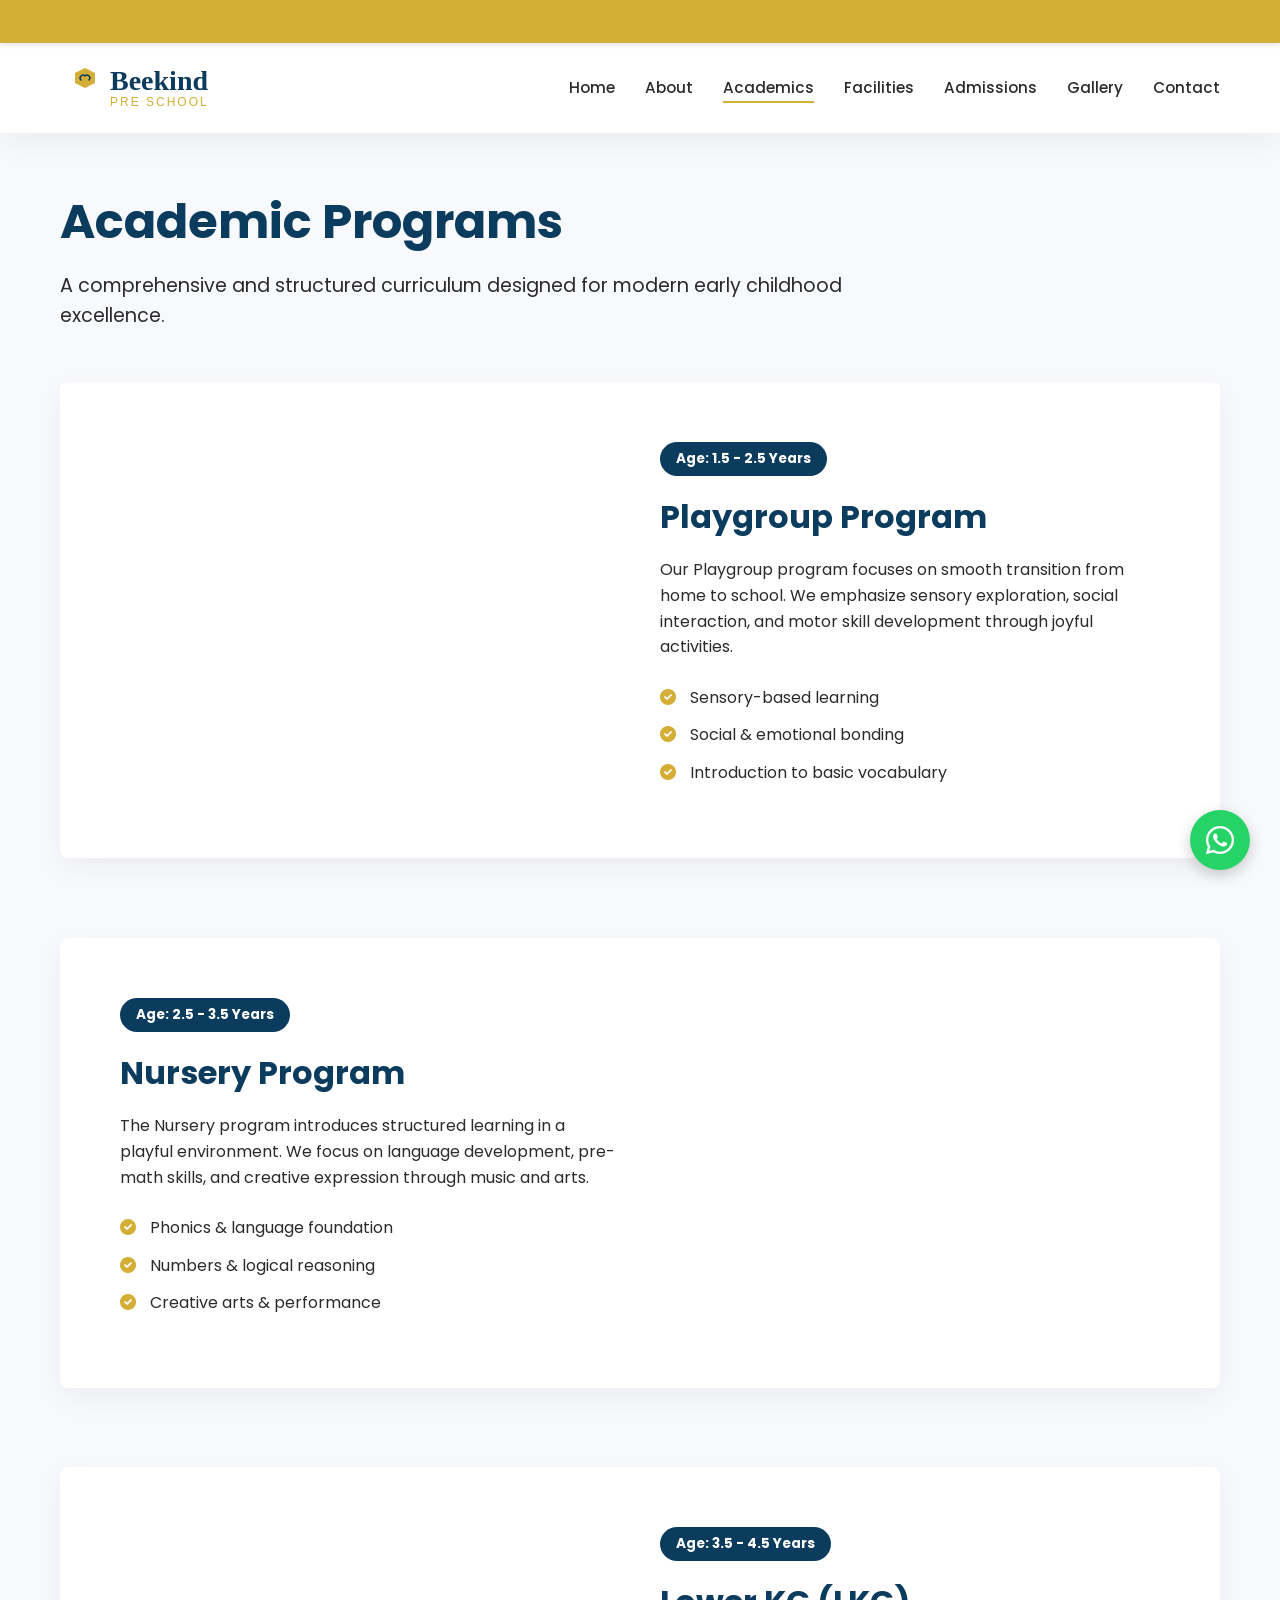
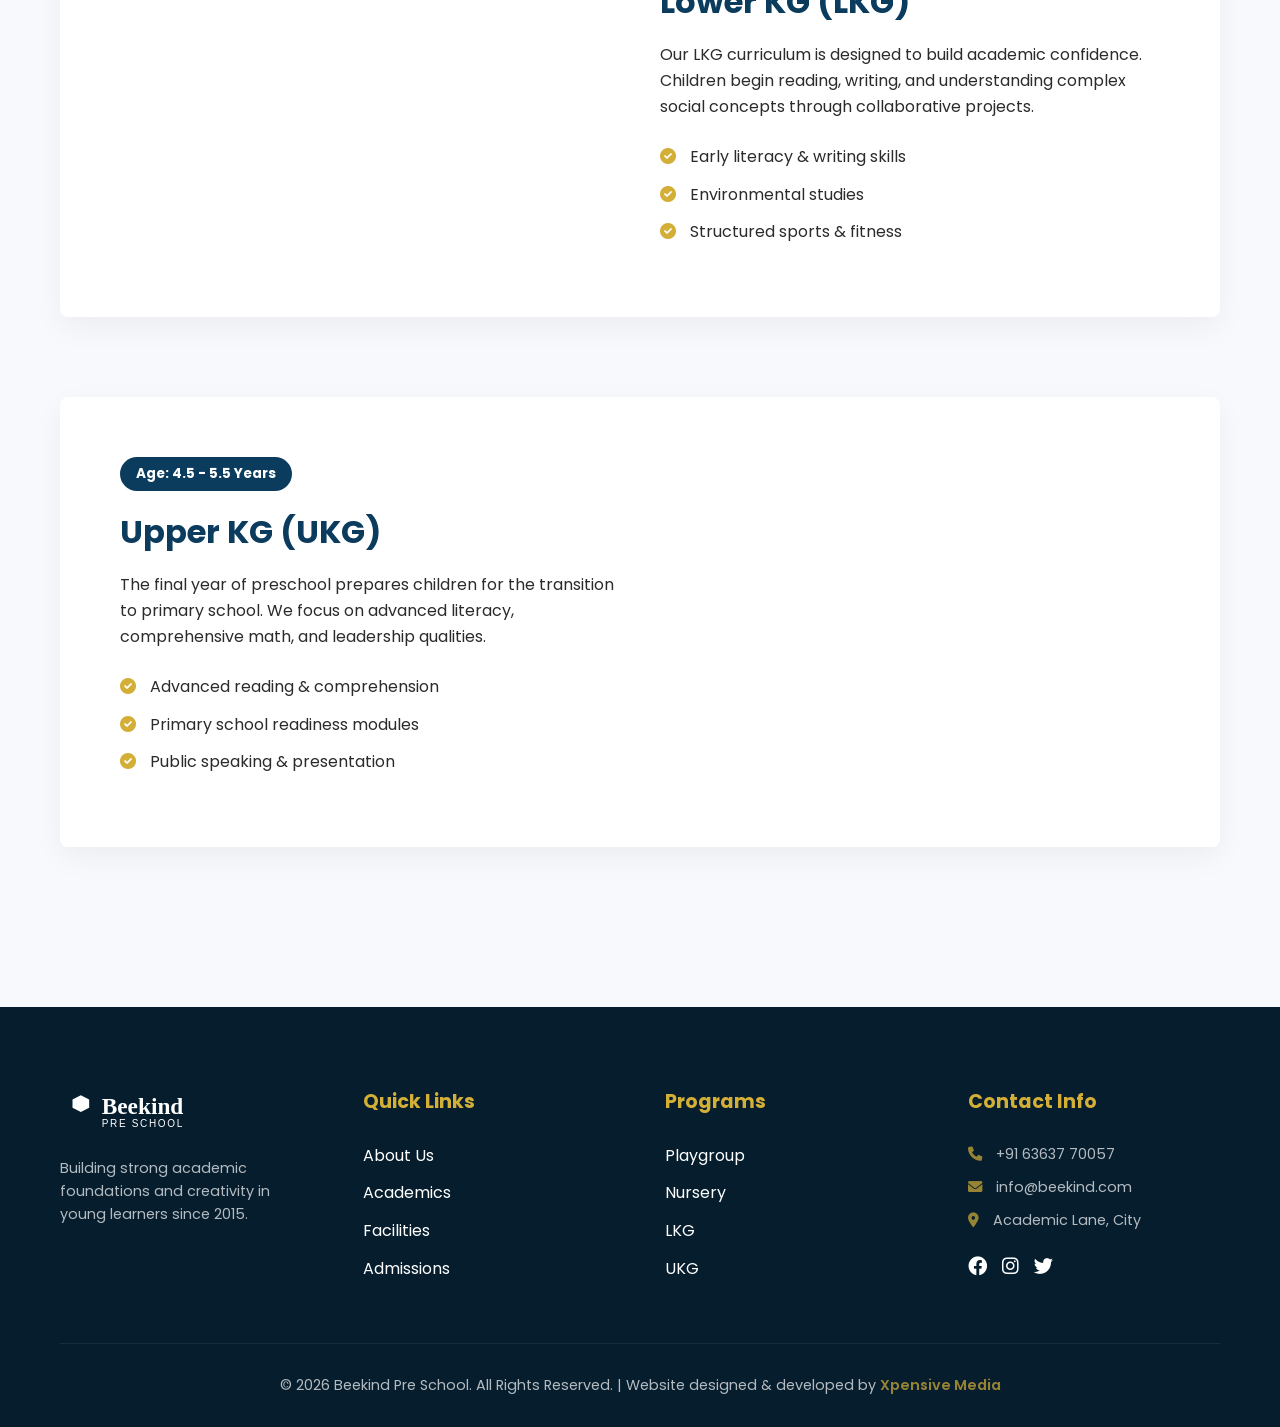
<file: academics.html>
<!DOCTYPE html>
<html lang="en">
<head>
    <meta charset="UTF-8">
    <meta name="viewport" content="width=device-width, initial-scale=1.0">
    <title>Academics | Beekind Pre School</title>
    <link href="https://fonts.googleapis.com/css2?family=Poppins:wght@400;500;600;700&family=Inter:wght@400;500;600;700&display=swap" rel="stylesheet">
    <link rel="stylesheet" href="https://cdnjs.cloudflare.com/ajax/libs/font-awesome/6.0.0/css/all.min.css">
    <link rel="stylesheet" href="css/style.css">
    <!-- Favicon -->
    <link rel="icon" type="image/svg+xml" href="assets/favicon.svg">
    <style>
        .program-block {
            margin-bottom: 80px;
            background: white;
            border-radius: var(--border-radius);
            overflow: hidden;
            box-shadow: var(--shadow-soft);
            display: flex;
            align-items: center;
        }
        .program-img {
            flex: 1;
            height: 400px;
            background-size: cover;
            background-position: center;
        }
        .program-content {
            flex: 1;
            padding: 60px;
        }
        @media (max-width: 992px) {
            .program-block {
                flex-direction: column;
            }
            .program-img {
                width: 100%;
                height: 300px;
            }
        }
    </style>
</head>
<body>
    <!-- Announcement Bar -->
    <div class="announcement-bar">
        <div class="announcement-text">
            ✨ Admissions Open for 2026–27! Join Beekind Pre School today. 🎒 Early Bird registrations closing soon! 🖌️ Enroll your child for a brighter future. ✨
        </div>
    </div>
    <header>
        <div class="container nav-container">
            <a href="index.html" class="logo">
                <img src="assets/logo.svg" alt="Beekind Pre School Logo">
            </a>
            <ul class="nav-links">
                <li><a href="index.html">Home</a></li>
                <li><a href="about.html">About</a></li>
                <li><a href="academics.html" class="active">Academics</a></li>
                <li><a href="facilities.html">Facilities</a></li>
                <li><a href="admissions.html">Admissions</a></li>
                <li><a href="gallery.html">Gallery</a></li>
                <li><a href="contact.html">Contact</a></li>
            </ul>
            <div class="mobile-toggle">
                <i class="fas fa-bars"></i>
            </div>
        </div>
    </header>

    <section class="section-padding bg-light" style="padding-top: 60px;">
        <div class="container">
            <h1 style="font-size: 3rem; margin-bottom: 20px;">Academic Programs</h1>
            <p style="font-size: 1.2rem; color: var(--text-light); max-width: 800px; margin-bottom: 50px;">A comprehensive and structured curriculum designed for modern early childhood excellence.</p>

            <!-- Playgroup -->
            <div id="playgroup" class="program-block">
                <div class="program-img" style="background-image: url('https://images.unsplash.com/photo-1544367567-0f2fcb009e0b?auto=format&fit=crop&w=800&q=80');"></div>
                <div class="program-content">
                    <span class="badge" style="background-color: var(--primary-color);">Age: 1.5 - 2.5 Years</span>
                    <h2>Playgroup Program</h2>
                    <p style="margin-bottom: 25px;">Our Playgroup program focuses on smooth transition from home to school. We emphasize sensory exploration, social interaction, and motor skill development through joyful activities.</p>
                    <ul class="footer-links" style="color: var(--text-color);">
                        <li><i class="fas fa-check-circle" style="color: var(--accent-color); margin-right: 10px;"></i> Sensory-based learning</li>
                        <li><i class="fas fa-check-circle" style="color: var(--accent-color); margin-right: 10px;"></i> Social & emotional bonding</li>
                        <li><i class="fas fa-check-circle" style="color: var(--accent-color); margin-right: 10px;"></i> Introduction to basic vocabulary</li>
                    </ul>
                </div>
            </div>

            <!-- Nursery -->
            <div id="nursery" class="program-block reverse">
                <div class="program-img" style="background-image: url('https://images.unsplash.com/photo-1509062522246-3755977927d7?auto=format&fit=crop&w=800&q=80');"></div>
                <div class="program-content">
                    <span class="badge" style="background-color: var(--primary-color);">Age: 2.5 - 3.5 Years</span>
                    <h2>Nursery Program</h2>
                    <p style="margin-bottom: 25px;">The Nursery program introduces structured learning in a playful environment. We focus on language development, pre-math skills, and creative expression through music and arts.</p>
                    <ul class="footer-links" style="color: var(--text-color);">
                        <li><i class="fas fa-check-circle" style="color: var(--accent-color); margin-right: 10px;"></i> Phonics & language foundation</li>
                        <li><i class="fas fa-check-circle" style="color: var(--accent-color); margin-right: 10px;"></i> Numbers & logical reasoning</li>
                        <li><i class="fas fa-check-circle" style="color: var(--accent-color); margin-right: 10px;"></i> Creative arts & performance</li>
                    </ul>
                </div>
            </div>

            <!-- LKG -->
            <div id="lkg" class="program-block">
                <div class="program-img" style="background-image: url('https://images.unsplash.com/photo-1524178232363-1fb2b075b655?auto=format&fit=crop&w=800&q=80');"></div>
                <div class="program-content">
                    <span class="badge" style="background-color: var(--primary-color);">Age: 3.5 - 4.5 Years</span>
                    <h2>Lower KG (LKG)</h2>
                    <p style="margin-bottom: 25px;">Our LKG curriculum is designed to build academic confidence. Children begin reading, writing, and understanding complex social concepts through collaborative projects.</p>
                    <ul class="footer-links" style="color: var(--text-color);">
                        <li><i class="fas fa-check-circle" style="color: var(--accent-color); margin-right: 10px;"></i> Early literacy & writing skills</li>
                        <li><i class="fas fa-check-circle" style="color: var(--accent-color); margin-right: 10px;"></i> Environmental studies</li>
                        <li><i class="fas fa-check-circle" style="color: var(--accent-color); margin-right: 10px;"></i> Structured sports & fitness</li>
                    </ul>
                </div>
            </div>

            <!-- UKG -->
            <div id="ukg" class="program-block reverse">
                <div class="program-img" style="background-image: url('https://images.unsplash.com/photo-1497633762265-9d179a990aa6?auto=format&fit=crop&w=800&q=80');"></div>
                <div class="program-content">
                    <span class="badge" style="background-color: var(--primary-color);">Age: 4.5 - 5.5 Years</span>
                    <h2>Upper KG (UKG)</h2>
                    <p style="margin-bottom: 25px;">The final year of preschool prepares children for the transition to primary school. We focus on advanced literacy, comprehensive math, and leadership qualities.</p>
                    <ul class="footer-links" style="color: var(--text-color);">
                        <li><i class="fas fa-check-circle" style="color: var(--accent-color); margin-right: 10px;"></i> Advanced reading & comprehension</li>
                        <li><i class="fas fa-check-circle" style="color: var(--accent-color); margin-right: 10px;"></i> Primary school readiness modules</li>
                        <li><i class="fas fa-check-circle" style="color: var(--accent-color); margin-right: 10px;"></i> Public speaking & presentation</li>
                    </ul>
                </div>
            </div>

        </div>
    </section>

    <!-- Footer -->
    <footer>
        <div class="container">
            <div class="footer-grid">
                <div class="footer-col">
                    <img src="assets/logo.svg" alt="Beekind Logo" style="height: 50px; margin-bottom: 20px; filter: brightness(0) invert(1);">
                    <p style="opacity: 0.7; font-size: 0.9rem;">Building strong academic foundations and creativity in young learners since 2015.</p>
                </div>
                <div class="footer-col">
                    <h4>Quick Links</h4>
                    <ul class="footer-links">
                        <li><a href="about.html">About Us</a></li>
                        <li><a href="academics.html">Academics</a></li>
                        <li><a href="facilities.html">Facilities</a></li>
                        <li><a href="admissions.html">Admissions</a></li>
                    </ul>
                </div>
                <div class="footer-col">
                    <h4>Programs</h4>
                    <ul class="footer-links">
                        <li><a href="academics.html#playgroup">Playgroup</a></li>
                        <li><a href="academics.html#nursery">Nursery</a></li>
                        <li><a href="academics.html#lkg">LKG</a></li>
                        <li><a href="academics.html#ukg">UKG</a></li>
                    </ul>
                </div>
                <div class="footer-col">
                    <h4>Contact Info</h4>
                    <ul style="opacity: 0.7; font-size: 0.9rem;">
                        <li style="margin-bottom: 10px;"><i class="fas fa-phone" style="margin-right: 10px; color: var(--accent-color);"></i> +91 63637 70057</li>
                        <li style="margin-bottom: 10px;"><i class="fas fa-envelope" style="margin-right: 10px; color: var(--accent-color);"></i> info@beekind.com</li>
                        <li><i class="fas fa-map-marker-alt" style="margin-right: 10px; color: var(--accent-color);"></i> Academic Lane, City</li>
                    </ul>
                    <div style="display: flex; gap: 15px; margin-top: 20px;">
                        <a href="#" style="font-size: 1.2rem; color: white;"><i class="fab fa-facebook"></i></a>
                        <a href="#" style="font-size: 1.2rem; color: white;"><i class="fab fa-instagram"></i></a>
                        <a href="#" style="font-size: 1.2rem; color: white;"><i class="fab fa-twitter"></i></a>
                    </div>
                </div>
            </div>
            <div class="footer-bottom">
                &copy; 2026 Beekind Pre School. All Rights Reserved. | Website designed & developed by <a href="https://xpensivemedia.vercel.app" target="_blank" style="color: var(--accent-color); font-weight: 600;">Xpensive Media</a>
            </div>
        </div>
    </footer>

    <!-- WhatsApp Floating Button -->
    <a href="https://wa.me/916363770057?text=Hello%20Beekind%20Pre%20School%2C%20I%20am%20interested%20in%20admissions.%20Please%20provide%20more%20details." class="whatsapp-btn" target="_blank">
        <i class="fab fa-whatsapp"></i>
    </a>

    <script src="js/script.js"></script>
</body>
</html>
</file>
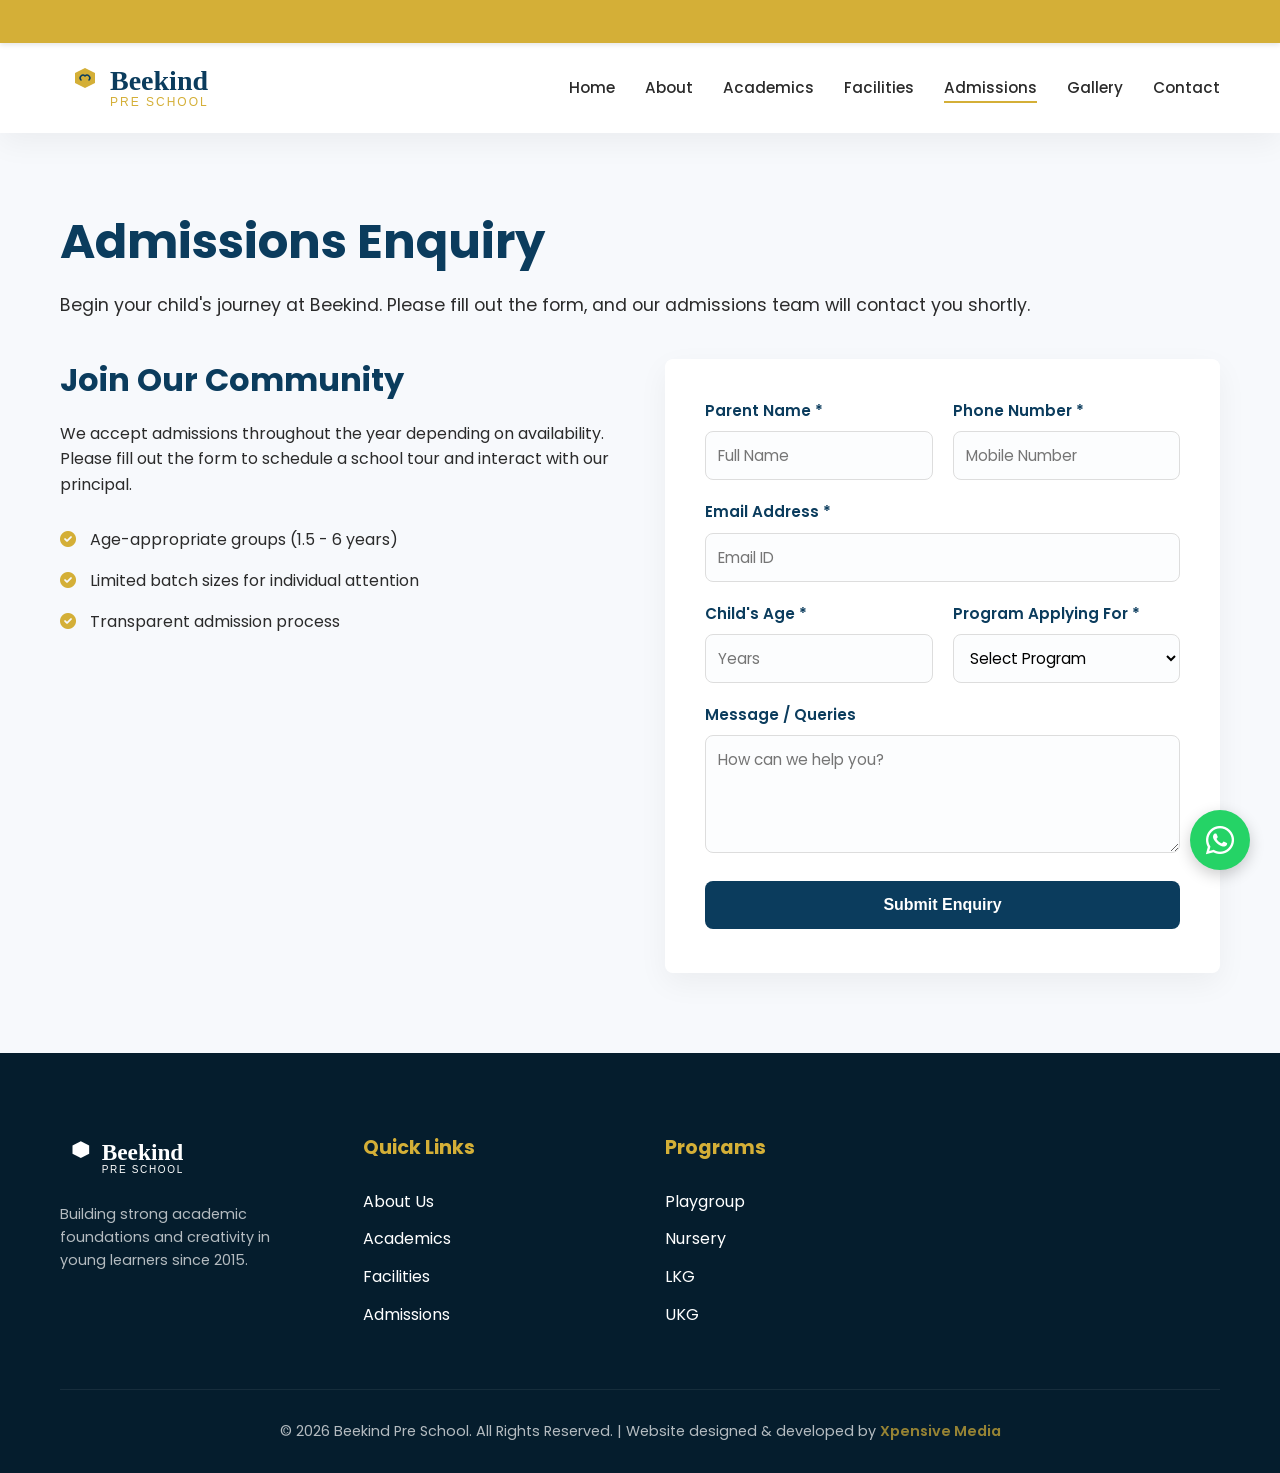
<file: admissions.html>
<!DOCTYPE html>
<html lang="en">
<head>
    <meta charset="UTF-8">
    <meta name="viewport" content="width=device-width, initial-scale=1.0">
    <title>Admissions | Beekind Pre School</title>
    <link href="https://fonts.googleapis.com/css2?family=Poppins:wght@400;500;600;700&family=Inter:wght@400;500;600;700&display=swap" rel="stylesheet">
    <link rel="stylesheet" href="https://cdnjs.cloudflare.com/ajax/libs/font-awesome/6.0.0/css/all.min.css">
    <link rel="stylesheet" href="css/style.css">
    <!-- Favicon -->
    <link rel="icon" type="image/svg+xml" href="assets/favicon.svg">
    <style>
        .form-group {
            margin-bottom: 20px;
        }
        .form-group label {
            display: block;
            margin-bottom: 8px;
            font-weight: 600;
            color: var(--primary-color);
        }
        .form-group input, .form-group select, .form-group textarea {
            width: 100%;
            padding: 12px;
            border: 1px solid #ddd;
            border-radius: var(--border-radius);
            font-family: inherit;
        }
        .form-group input:focus {
            outline: none;
            border-color: var(--primary-color);
        }
    </style>
</head>
<body>
    <!-- Announcement Bar -->
    <div class="announcement-bar">
        <div class="announcement-text">
            ✨ Admissions Open for 2026–27! Join Beekind Pre School today. 🎒 Early Bird registrations closing soon! 🖌️ Enroll your child for a brighter future. ✨
        </div>
    </div>
    <header>
        <div class="container nav-container">
            <a href="index.html" class="logo">
                <img src="assets/logo.svg" alt="Beekind Pre School Logo">
            </a>
            <ul class="nav-links">
                <li><a href="index.html">Home</a></li>
                <li><a href="about.html">About</a></li>
                <li><a href="academics.html">Academics</a></li>
                <li><a href="facilities.html">Facilities</a></li>
                <li><a href="admissions.html" class="active">Admissions</a></li>
                <li><a href="gallery.html">Gallery</a></li>
                <li><a href="contact.html">Contact</a></li>
            </ul>
            <div class="mobile-toggle">
                <i class="fas fa-bars"></i>
            </div>
        </div>
    </header>

    <section class="section-padding bg-light">
        <div class="container">
            <h1 class="highlight-heading" style="margin-bottom: 20px;">Admissions Enquiry</h1>
            <p style="font-size: 1.1rem; color: var(--text-light); margin-bottom: 40px;">Begin your child's journey at Beekind. Please fill out the form, and our admissions team will contact you shortly.</p>
            
            <div class="grid-2" style="align-items: flex-start; gap: 50px;">
                <div class="reveal">
                    <h2 class="highlight-heading" style="margin-bottom: 20px;">Join Our Community</h2>
                    <p style="margin-bottom: 30px;">We accept admissions throughout the year depending on availability. Please fill out the form to schedule a school tour and interact with our principal.</p>
                    
                    <ul class="footer-links" style="color: var(--text-color);">
                        <li style="margin-bottom: 15px;"><i class="fas fa-check-circle" style="color: var(--accent-color); margin-right: 10px;"></i> Age-appropriate groups (1.5 - 6 years)</li>
                        <li style="margin-bottom: 15px;"><i class="fas fa-check-circle" style="color: var(--accent-color); margin-right: 10px;"></i> Limited batch sizes for individual attention</li>
                        <li style="margin-bottom: 15px;"><i class="fas fa-check-circle" style="color: var(--accent-color); margin-right: 10px;"></i> Transparent admission process</li>
                    </ul>
                </div>

                <div class="reveal">
                    <div class="card" style="padding: 40px; text-align: left;">
                        <form action="#">
                            <div class="grid-2" style="gap: 20px;">
                                <div class="form-group">
                                    <label>Parent Name *</label>
                                    <input type="text" placeholder="Full Name" required>
                                </div>
                                <div class="form-group">
                                    <label>Phone Number *</label>
                                    <input type="tel" placeholder="Mobile Number" required>
                                </div>
                            </div>
                            <div class="form-group">
                                <label>Email Address *</label>
                                <input type="email" placeholder="Email ID" required>
                            </div>
                            <div class="grid-2" style="gap: 20px;">
                                <div class="form-group">
                                    <label>Child's Age *</label>
                                    <input type="number" placeholder="Years" required>
                                </div>
                                <div class="form-group">
                                    <label>Program Applying For *</label>
                                    <select required>
                                        <option value="">Select Program</option>
                                        <option value="playgroup">Playgroup</option>
                                        <option value="nursery">Nursery</option>
                                        <option value="lkg">LKG</option>
                                        <option value="ukg">UKG</option>
                                    </select>
                                </div>
                            </div>
                            <div class="form-group">
                                <label>Message / Queries</label>
                                <textarea rows="4" placeholder="How can we help you?"></textarea>
                            </div>
                            <button type="submit" class="btn btn-primary" style="width: 100%;">Submit Enquiry</button>
                        </form>
                    </div>
                </div>
            </div>
        </div>
    </section>

    <!-- Footer -->
    <footer>
        <div class="container">
            <div class="footer-grid">
                <div class="footer-col">
                    <img src="assets/logo.svg" alt="Beekind Logo" style="height: 50px; margin-bottom: 20px; filter: brightness(0) invert(1);">
                    <p style="opacity: 0.7; font-size: 0.9rem;">Building strong academic foundations and creativity in young learners since 2015.</p>
                </div>
                <div class="footer-col">
                    <h4>Quick Links</h4>
                    <ul class="footer-links">
                        <li><a href="about.html">About Us</a></li>
                        <li><a href="academics.html">Academics</a></li>
                        <li><a href="facilities.html">Facilities</a></li>
                        <li><a href="admissions.html">Admissions</a></li>
                    </ul>
                </div>
                <div class="footer-col">
                    <h4>Programs</h4>
                    <ul class="footer-links">
                        <li><a href="academics.html#playgroup">Playgroup</a></li>
                        <li><a href="academics.html#nursery">Nursery</a></li>
                        <li><a href="academics.html#lkg">LKG</a></li>
                        <li><a href="academics.html#ukg">UKG</a></li>
                    </ul>
                </div>
                <div class="footer-col">
                    <h4>Contact Info</h4>
                    <ul style="opacity: 0.7; font-size: 0.9rem;">
                        <li style="margin-bottom: 10px;"><i class="fas fa-phone" style="margin-right: 10px; color: var(--accent-color);"></i> +91 63637 70057</li>
                        <li style="margin-bottom: 10px;"><i class="fas fa-envelope" style="margin-right: 10px; color: var(--accent-color);"></i> info@beekind.com</li>
                        <li><i class="fas fa-map-marker-alt" style="margin-right: 10px; color: var(--accent-color);"></i> Academic Lane, City</li>
                    </ul>
                    <div style="display: flex; gap: 15px; margin-top: 20px;">
                        <a href="#" style="font-size: 1.2rem; color: white;"><i class="fab fa-facebook"></i></a>
                        <a href="#" style="font-size: 1.2rem; color: white;"><i class="fab fa-instagram"></i></a>
                        <a href="#" style="font-size: 1.2rem; color: white;"><i class="fab fa-twitter"></i></a>
                    </div>
                </div>
            </div>
            <div class="footer-bottom">
                &copy; 2026 Beekind Pre School. All Rights Reserved. | Website designed & developed by <a href="https://xpensivemedia.vercel.app" target="_blank" style="color: var(--accent-color); font-weight: 600;">Xpensive Media</a>
            </div>
        </div>
    </footer>

    <!-- WhatsApp Floating Button -->
    <a href="https://wa.me/916363770057?text=Hello%20Beekind%20Pre%20School%2C%20I%20am%20interested%20in%20admissions.%20Please%20provide%20more%20details." class="whatsapp-btn" target="_blank">
        <i class="fab fa-whatsapp"></i>
    </a>

    <script src="js/script.js"></script>
</body>
</html>
</file>
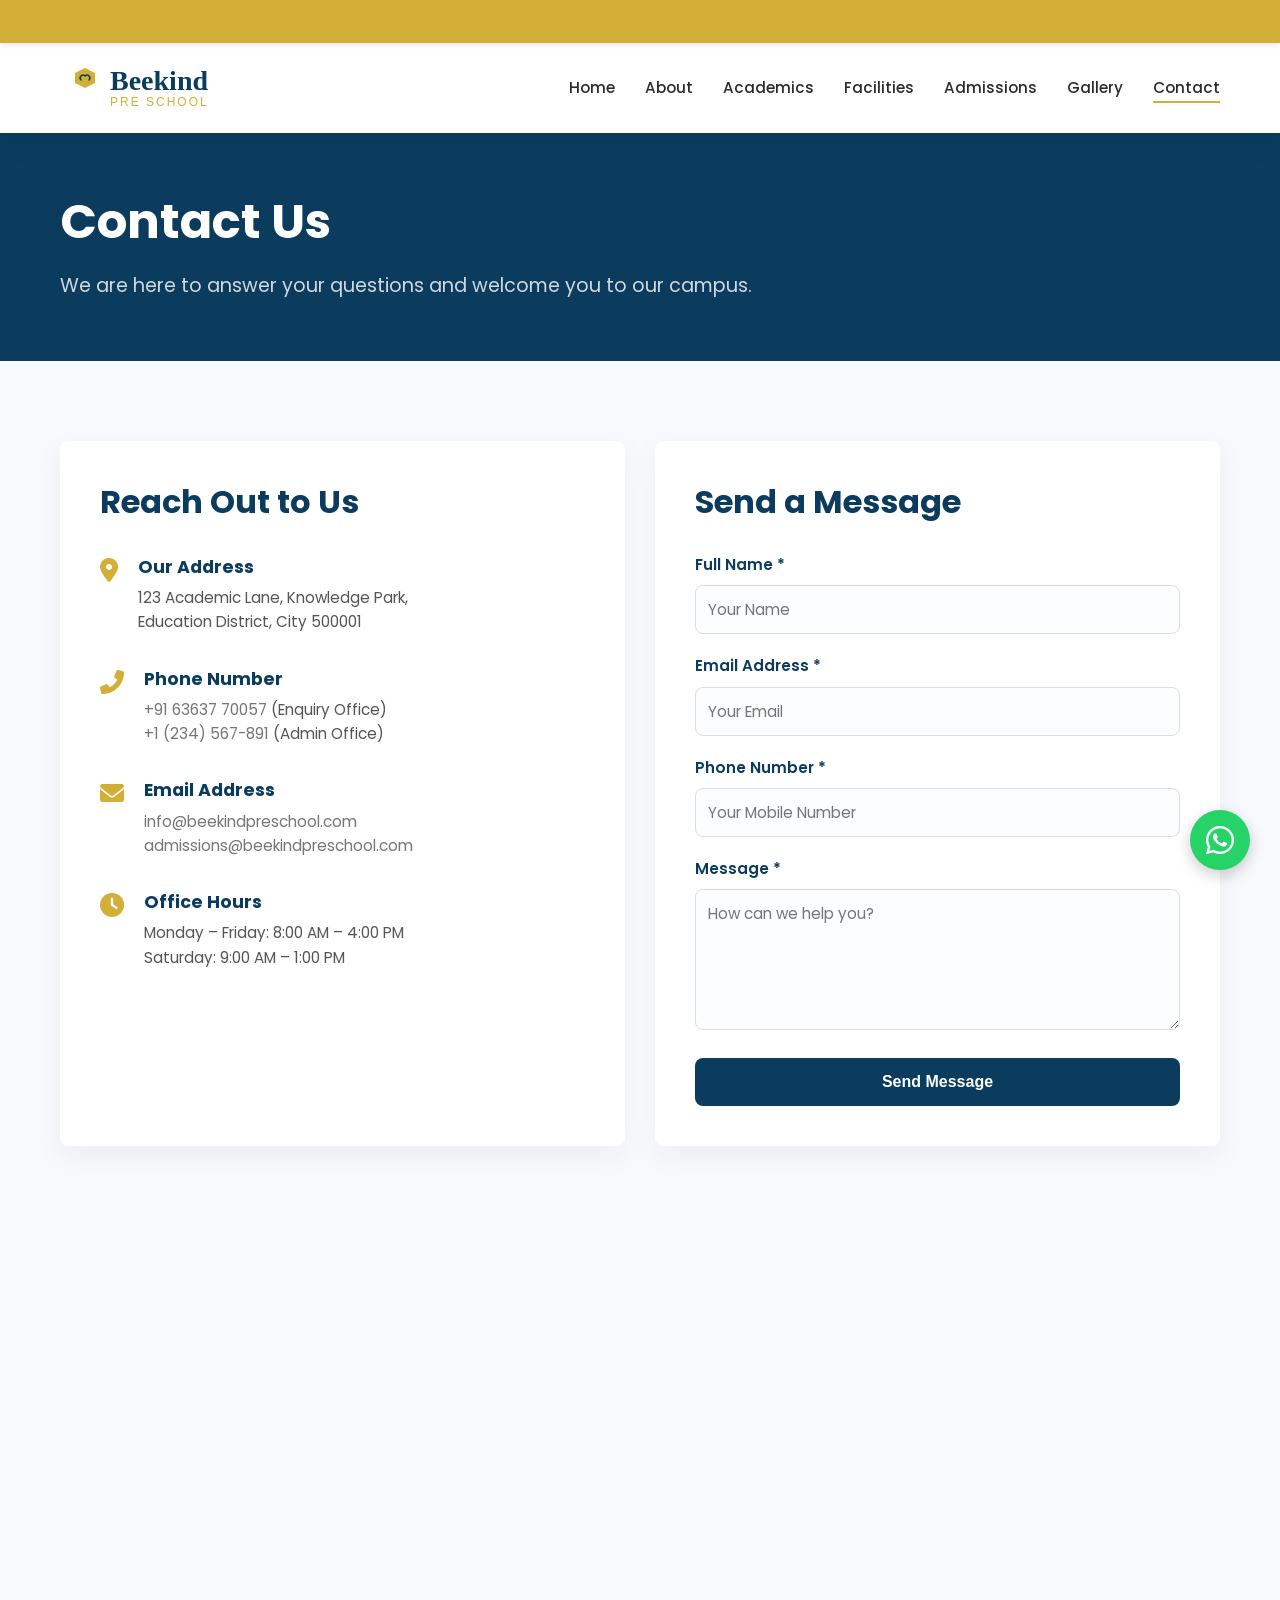
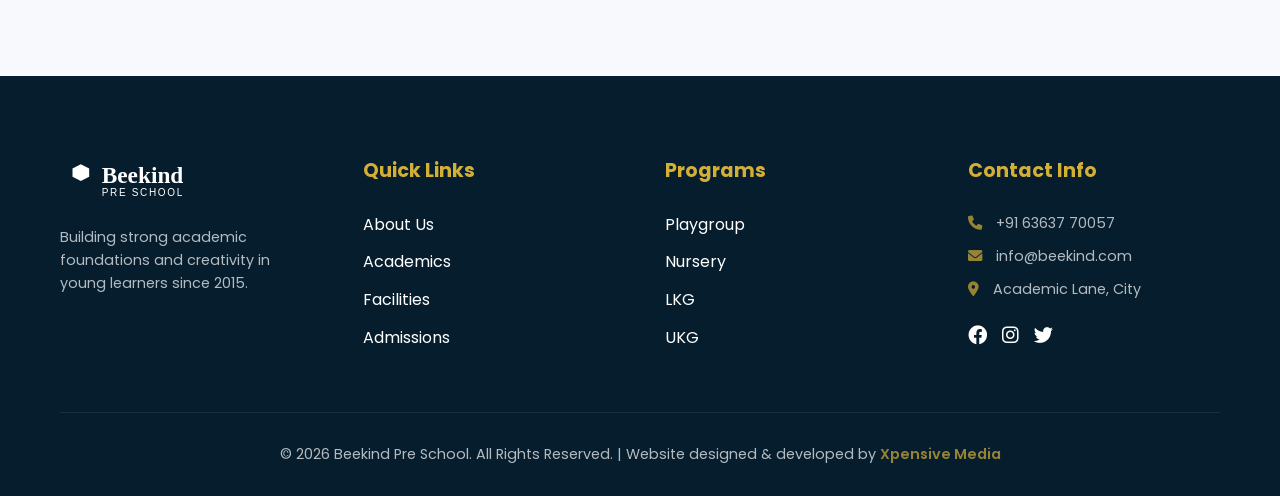
<file: contact.html>
<!DOCTYPE html>
<html lang="en">
<head>
    <meta charset="UTF-8">
    <meta name="viewport" content="width=device-width, initial-scale=1.0">
    <title>Contact Us | Beekind Pre School</title>
    <!-- Google Fonts -->
    <link href="https://fonts.googleapis.com/css2?family=Poppins:wght@400;500;600;700&family=Inter:wght@400;500;600;700&display=swap" rel="stylesheet">
    <!-- Font Awesome -->
    <link rel="stylesheet" href="https://cdnjs.cloudflare.com/ajax/libs/font-awesome/6.0.0/css/all.min.css">
    <!-- External CSS -->
    <link rel="stylesheet" href="css/style.css">
    <!-- Favicon -->
    <link rel="icon" type="image/svg+xml" href="assets/favicon.svg">
    <style>
        .contact-container {
            display: grid;
            grid-template-columns: 1fr 1fr;
            gap: 30px;
        }
        .info-card {
            background-color: white;
            padding: 40px;
            border-radius: var(--border-radius);
            box-shadow: var(--shadow-soft);
            height: 100%;
        }
        .info-item {
            display: flex;
            gap: 20px;
            margin-bottom: 30px;
        }
        .info-item i {
            font-size: 1.5rem;
            color: var(--accent-color);
            margin-top: 5px;
        }
        .info-item h4 {
            margin-bottom: 5px;
            font-size: 1.1rem;
        }
        .info-item p, .info-item a {
            color: var(--text-light);
            font-size: 0.95rem;
        }
        .form-group {
            margin-bottom: 20px;
        }
        .form-group label {
            display: block;
            margin-bottom: 8px;
            font-weight: 600;
            color: var(--primary-color);
        }
        .form-group input, .form-group select, .form-group textarea {
            width: 100%;
            padding: 12px;
            border: 1px solid #ddd;
            border-radius: var(--border-radius);
            font-family: inherit;
        }
        @media (max-width: 992px) {
            .contact-container {
                grid-template-columns: 1fr;
                gap: 30px;
            }
            .info-card {
                padding: 30px 20px;
            }
        }
    </style>
</head>
<body>
    <!-- Announcement Bar -->
    <div class="announcement-bar">
        <div class="announcement-text">
            ✨ Admissions Open for 2026–27! Join Beekind Pre School today. 🎒 Early Bird registrations closing soon! 🖌️ Enroll your child for a brighter future. ✨
        </div>
    </div>

    <!-- Header -->
    <header>
        <div class="container nav-container">
            <a href="index.html" class="logo">
                <img src="assets/logo.svg" alt="Beekind Pre School Logo">
            </a>
            <ul class="nav-links">
                <li><a href="index.html">Home</a></li>
                <li><a href="about.html">About</a></li>
                <li><a href="academics.html">Academics</a></li>
                <li><a href="facilities.html">Facilities</a></li>
                <li><a href="admissions.html">Admissions</a></li>
                <li><a href="gallery.html">Gallery</a></li>
                <li><a href="contact.html" class="active">Contact</a></li>
            </ul>
            <div class="mobile-toggle">
                <i class="fas fa-bars"></i>
            </div>
        </div>
    </header>

    <!-- Page Header -->
    <section class="section-padding" style="background-color: var(--primary-color); color: white; padding: 60px 0;">
        <div class="container">
            <h1 class="highlight-heading" style="color: white; font-size: 3rem;">Contact Us</h1>
            <p style="opacity: 0.8; font-size: 1.2rem;">We are here to answer your questions and welcome you to our campus.</p>
        </div>
    </section>

    <!-- Main Contact Section -->
    <section class="section-padding bg-light">
        <div class="container">
            <div class="contact-container">
                <!-- Contact Info -->
                <div class="info-card">
                    <h2 class="highlight-heading" style="margin-bottom: 30px;">Reach Out to Us</h2>
                    
                    <div class="info-item">
                        <i class="fas fa-map-marker-alt"></i>
                        <div>
                            <h4>Our Address</h4>
                            <p>123 Academic Lane, Knowledge Park,<br>Education District, City 500001</p>
                        </div>
                    </div>

                    <div class="info-item">
                        <i class="fas fa-phone-alt"></i>
                        <div>
                            <h4>Phone Number</h4>
                            <p><a href="tel:+916363770057">+91 63637 70057</a> (Enquiry Office)</p>
                            <p><a href="tel:+1234567891">+1 (234) 567-891</a> (Admin Office)</p>
                        </div>
                    </div>

                    <div class="info-item">
                        <i class="fas fa-envelope"></i>
                        <div>
                            <h4>Email Address</h4>
                            <p><a href="mailto:info@beekindpreschool.com">info@beekindpreschool.com</a></p>
                            <p><a href="mailto:admissions@beekindpreschool.com">admissions@beekindpreschool.com</a></p>
                        </div>
                    </div>

                    <div class="info-item">
                        <i class="fas fa-clock"></i>
                        <div>
                            <h4>Office Hours</h4>
                            <p>Monday – Friday: 8:00 AM – 4:00 PM</p>
                            <p>Saturday: 9:00 AM – 1:00 PM</p>
                        </div>
                    </div>
                </div>

                <!-- Contact Form -->
                <div style="background-color: white; padding: 40px; border-radius: var(--border-radius); box-shadow: var(--shadow-soft);">
                    <h2 style="margin-bottom: 30px;">Send a Message</h2>
                    <form action="#">
                        <div class="form-group">
                            <label>Full Name *</label>
                            <input type="text" placeholder="Your Name" required>
                        </div>
                        <div class="form-group">
                            <label>Email Address *</label>
                            <input type="email" placeholder="Your Email" required>
                        </div>
                        <div class="form-group">
                            <label>Phone Number *</label>
                            <input type="tel" placeholder="Your Mobile Number" required>
                        </div>
                        <div class="form-group">
                            <label>Message *</label>
                            <textarea rows="5" placeholder="How can we help you?" required></textarea>
                        </div>
                        <button type="submit" class="btn btn-primary" style="width: 100%;">Send Message</button>
                    </form>
                </div>
            </div>
        </div>
    </section>

    <!-- Map Section -->
    <section>
        <div style="height: 450px; width: 100%;">
            <iframe src="https://www.google.com/maps/embed?pb=!1m18!1m12!1m3!1d15551.4646875!2d77.6!3d13.0!2m3!1f0!2f0!3f0!3m2!1i1024!2i768!4f13.1!3m3!1m2!1s0x0%3A0x0!2zMTPCsDAwJzAwLjAiTiA3N8KwMzYnMDAuMCJF!5e0!3m2!1sen!2sin!4v1634567890123!5m2!1sen!2sin" width="100%" height="100%" style="border:0;" allowfullscreen="" loading="lazy"></iframe>
        </div>
    </section>

    <!-- Footer -->
    <footer>
        <div class="container">
            <div class="footer-grid">
                <div class="footer-col">
                    <img src="assets/logo.svg" alt="Beekind Logo" style="height: 50px; margin-bottom: 20px; filter: brightness(0) invert(1);">
                    <p style="opacity: 0.7; font-size: 0.9rem;">Building strong academic foundations and creativity in young learners since 2015.</p>
                </div>
                <div class="footer-col">
                    <h4>Quick Links</h4>
                    <ul class="footer-links">
                        <li><a href="about.html">About Us</a></li>
                        <li><a href="academics.html">Academics</a></li>
                        <li><a href="facilities.html">Facilities</a></li>
                        <li><a href="admissions.html">Admissions</a></li>
                    </ul>
                </div>
                <div class="footer-col">
                    <h4>Programs</h4>
                    <ul class="footer-links">
                        <li><a href="academics.html#playgroup">Playgroup</a></li>
                        <li><a href="academics.html#nursery">Nursery</a></li>
                        <li><a href="academics.html#lkg">LKG</a></li>
                        <li><a href="academics.html#ukg">UKG</a></li>
                    </ul>
                </div>
                <div class="footer-col">
                    <h4>Contact Info</h4>
                    <ul style="opacity: 0.7; font-size: 0.9rem;">
                        <li style="margin-bottom: 10px;"><i class="fas fa-phone" style="margin-right: 10px; color: var(--accent-color);"></i> +91 63637 70057</li>
                        <li style="margin-bottom: 10px;"><i class="fas fa-envelope" style="margin-right: 10px; color: var(--accent-color);"></i> info@beekind.com</li>
                        <li><i class="fas fa-map-marker-alt" style="margin-right: 10px; color: var(--accent-color);"></i> Academic Lane, City</li>
                    </ul>
                    <div style="display: flex; gap: 15px; margin-top: 20px;">
                        <a href="#" style="font-size: 1.2rem; color: white;"><i class="fab fa-facebook"></i></a>
                        <a href="#" style="font-size: 1.2rem; color: white;"><i class="fab fa-instagram"></i></a>
                        <a href="#" style="font-size: 1.2rem; color: white;"><i class="fab fa-twitter"></i></a>
                    </div>
                </div>
            </div>
            <div class="footer-bottom">
                &copy; 2026 Beekind Pre School. All Rights Reserved. | Website designed & developed by <a href="https://xpensivemedia.vercel.app" target="_blank" style="color: var(--accent-color); font-weight: 600;">Xpensive Media</a>
            </div>
        </div>
    </footer>

    <!-- WhatsApp Floating Button -->
    <a href="https://wa.me/916363770057?text=Hello%20Beekind%20Pre%20School%2C%20I%20am%20interested%20in%20admissions.%20Please%20provide%20more%20details." class="whatsapp-btn" target="_blank">
        <i class="fab fa-whatsapp"></i>
    </a>

    <script src="js/script.js"></script>
</body>
</html>
</file>
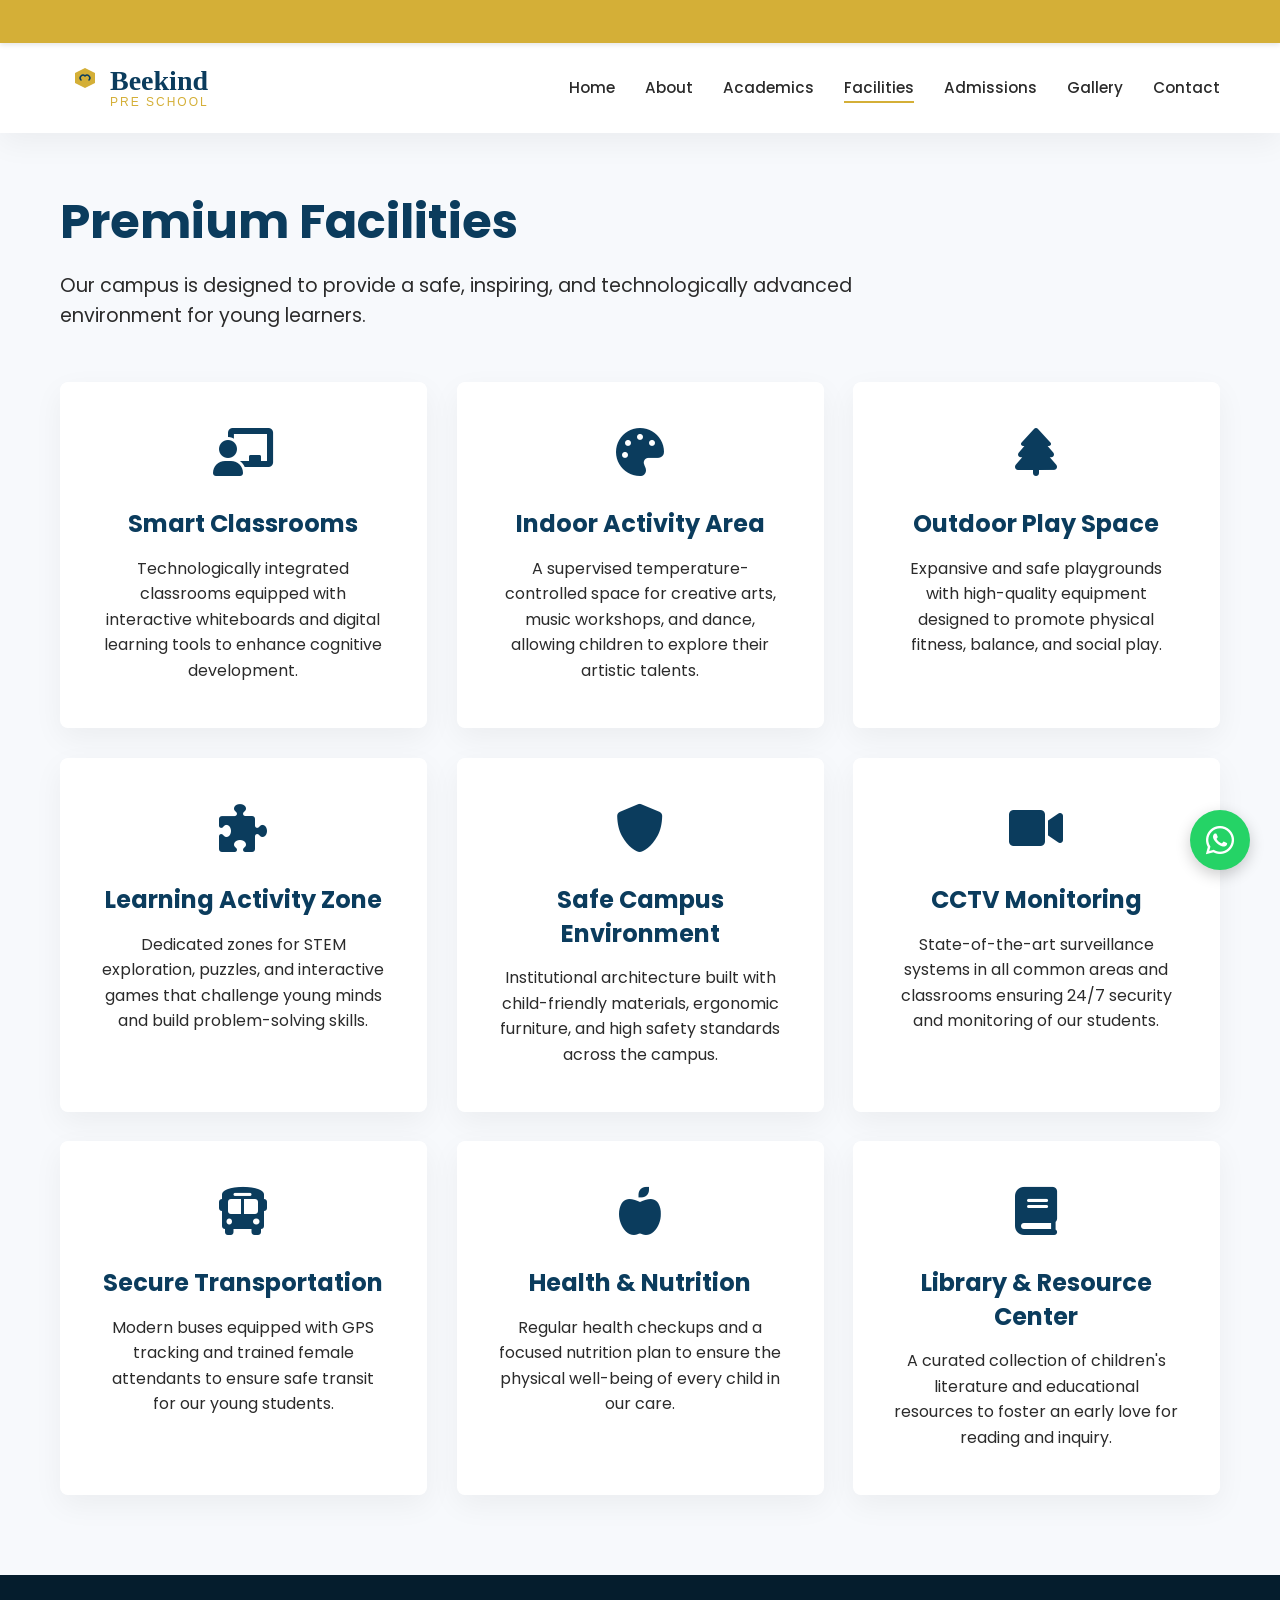
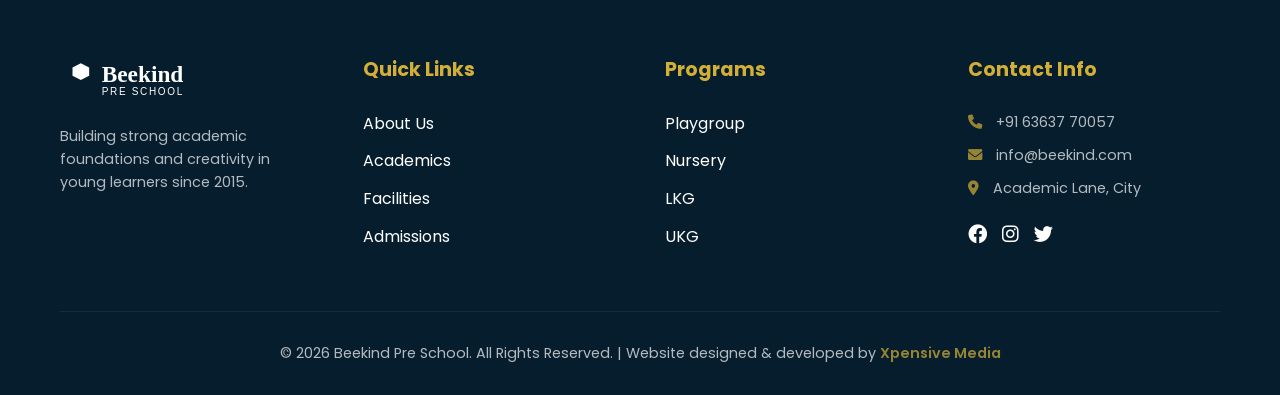
<file: facilities.html>
<!DOCTYPE html>
<html lang="en">
<head>
    <meta charset="UTF-8">
    <meta name="viewport" content="width=device-width, initial-scale=1.0">
    <title>Facilities | Beekind Pre School</title>
    <link href="https://fonts.googleapis.com/css2?family=Poppins:wght@400;500;600;700&family=Inter:wght@400;500;600;700&display=swap" rel="stylesheet">
    <link rel="stylesheet" href="https://cdnjs.cloudflare.com/ajax/libs/font-awesome/6.0.0/css/all.min.css">
    <link rel="stylesheet" href="css/style.css">
    <!-- Favicon -->
    <link rel="icon" type="image/svg+xml" href="assets/favicon.svg">
</head>
<body>
    <!-- Announcement Bar -->
    <div class="announcement-bar">
        <div class="announcement-text">
            ✨ Admissions Open for 2026–27! Join Beekind Pre School today. 🎒 Early Bird registrations closing soon! 🖌️ Enroll your child for a brighter future. ✨
        </div>
    </div>
    <header>
        <div class="container nav-container">
            <a href="index.html" class="logo">
                <img src="assets/logo.svg" alt="Beekind Pre School Logo">
            </a>
            <ul class="nav-links">
                <li><a href="index.html">Home</a></li>
                <li><a href="about.html">About</a></li>
                <li><a href="academics.html">Academics</a></li>
                <li><a href="facilities.html" class="active">Facilities</a></li>
                <li><a href="admissions.html">Admissions</a></li>
                <li><a href="gallery.html">Gallery</a></li>
                <li><a href="contact.html">Contact</a></li>
            </ul>
            <div class="mobile-toggle">
                <i class="fas fa-bars"></i>
            </div>
        </div>
    </header>

    <section class="section-padding bg-light" style="padding-top: 60px;">
        <div class="container">
            <h1 class="highlight-heading" style="font-size: 3rem; margin-bottom: 20px;">Premium Facilities</h1>
            <p style="font-size: 1.2rem; color: var(--text-light); max-width: 800px; margin-bottom: 50px;">Our campus is designed to provide a safe, inspiring, and technologically advanced environment for young learners.</p>

            <div class="grid-3">
                <div class="card">
                    <div class="card-icon"><i class="fas fa-chalkboard-user fa-3x" style="color: var(--primary-color);"></i></div>
                    <h3>Smart Classrooms</h3>
                    <p>Technologically integrated classrooms equipped with interactive whiteboards and digital learning tools to enhance cognitive development.</p>
                </div>
                <div class="card">
                    <div class="card-icon"><i class="fas fa-palette fa-3x" style="color: var(--primary-color);"></i></div>
                    <h3>Indoor Activity Area</h3>
                    <p>A supervised temperature-controlled space for creative arts, music workshops, and dance, allowing children to explore their artistic talents.</p>
                </div>
                <div class="card">
                    <div class="card-icon"><i class="fas fa-tree fa-3x" style="color: var(--primary-color);"></i></div>
                    <h3>Outdoor Play Space</h3>
                    <p>Expansive and safe playgrounds with high-quality equipment designed to promote physical fitness, balance, and social play.</p>
                </div>
                <div class="card">
                    <div class="card-icon"><i class="fas fa-puzzle-piece fa-3x" style="color: var(--primary-color);"></i></div>
                    <h3>Learning Activity Zone</h3>
                    <p>Dedicated zones for STEM exploration, puzzles, and interactive games that challenge young minds and build problem-solving skills.</p>
                </div>
                <div class="card">
                    <div class="card-icon"><i class="fas fa-shield-alt fa-3x" style="color: var(--primary-color);"></i></div>
                    <h3>Safe Campus Environment</h3>
                    <p>Institutional architecture built with child-friendly materials, ergonomic furniture, and high safety standards across the campus.</p>
                </div>
                <div class="card">
                    <div class="card-icon"><i class="fas fa-video fa-3x" style="color: var(--primary-color);"></i></div>
                    <h3>CCTV Monitoring</h3>
                    <p>State-of-the-art surveillance systems in all common areas and classrooms ensuring 24/7 security and monitoring of our students.</p>
                </div>
                <div class="card">
                    <div class="card-icon"><i class="fas fa-bus fa-3x" style="color: var(--primary-color);"></i></div>
                    <h3>Secure Transportation</h3>
                    <p>Modern buses equipped with GPS tracking and trained female attendants to ensure safe transit for our young students.</p>
                </div>
                <div class="card">
                    <div class="card-icon"><i class="fas fa-apple-alt fa-3x" style="color: var(--primary-color);"></i></div>
                    <h3>Health & Nutrition</h3>
                    <p>Regular health checkups and a focused nutrition plan to ensure the physical well-being of every child in our care.</p>
                </div>
                <div class="card">
                    <div class="card-icon"><i class="fas fa-book fa-3x" style="color: var(--primary-color);"></i></div>
                    <h3>Library & Resource Center</h3>
                    <p>A curated collection of children's literature and educational resources to foster an early love for reading and inquiry.</p>
                </div>
            </div>
        </div>
    </section>

    <!-- Footer -->
    <footer>
        <div class="container">
            <div class="footer-grid">
                <div class="footer-col">
                    <img src="assets/logo.svg" alt="Beekind Logo" style="height: 50px; margin-bottom: 20px; filter: brightness(0) invert(1);">
                    <p style="opacity: 0.7; font-size: 0.9rem;">Building strong academic foundations and creativity in young learners since 2015.</p>
                </div>
                <div class="footer-col">
                    <h4>Quick Links</h4>
                    <ul class="footer-links">
                        <li><a href="about.html">About Us</a></li>
                        <li><a href="academics.html">Academics</a></li>
                        <li><a href="facilities.html">Facilities</a></li>
                        <li><a href="admissions.html">Admissions</a></li>
                    </ul>
                </div>
                <div class="footer-col">
                    <h4>Programs</h4>
                    <ul class="footer-links">
                        <li><a href="academics.html#playgroup">Playgroup</a></li>
                        <li><a href="academics.html#nursery">Nursery</a></li>
                        <li><a href="academics.html#lkg">LKG</a></li>
                        <li><a href="academics.html#ukg">UKG</a></li>
                    </ul>
                </div>
                <div class="footer-col">
                    <h4>Contact Info</h4>
                    <ul style="opacity: 0.7; font-size: 0.9rem;">
                        <li style="margin-bottom: 10px;"><i class="fas fa-phone" style="margin-right: 10px; color: var(--accent-color);"></i> +91 63637 70057</li>
                        <li style="margin-bottom: 10px;"><i class="fas fa-envelope" style="margin-right: 10px; color: var(--accent-color);"></i> info@beekind.com</li>
                        <li><i class="fas fa-map-marker-alt" style="margin-right: 10px; color: var(--accent-color);"></i> Academic Lane, City</li>
                    </ul>
                    <div style="display: flex; gap: 15px; margin-top: 20px;">
                        <a href="#" style="font-size: 1.2rem; color: white;"><i class="fab fa-facebook"></i></a>
                        <a href="#" style="font-size: 1.2rem; color: white;"><i class="fab fa-instagram"></i></a>
                        <a href="#" style="font-size: 1.2rem; color: white;"><i class="fab fa-twitter"></i></a>
                    </div>
                </div>
            </div>
            <div class="footer-bottom">
                &copy; 2026 Beekind Pre School. All Rights Reserved. | Website designed & developed by <a href="https://xpensivemedia.vercel.app" target="_blank" style="color: var(--accent-color); font-weight: 600;">Xpensive Media</a>
            </div>
        </div>
    </footer>

    <!-- WhatsApp Floating Button -->
    <a href="https://wa.me/916363770057?text=Hello%20Beekind%20Pre%20School%2C%20I%20am%20interested%20in%20admissions.%20Please%20provide%20more%20details." class="whatsapp-btn" target="_blank">
        <i class="fab fa-whatsapp"></i>
    </a>

    <script src="js/script.js"></script>
</body>
</html>
</file>
<file: css/style.css>
:root {
    --primary: #0B3C5D;
    --accent: #D4AF37;
    --background: #F7F9FC;
    --text: #2B2B2B;
    --white: #FFFFFF;
    
    /* Mapping for existing components */
    --primary-color: var(--primary);
    --secondary-color: var(--white);
    --accent-color: var(--accent);
    --bg-color: var(--background);
    --text-color: var(--text);
    
    --shadow-soft: 0 10px 30px rgba(0, 0, 0, 0.05);
    --shadow-medium: 0 15px 40px rgba(0, 0, 0, 0.1);
    --transition-smooth: all 0.3s cubic-bezier(0.4, 0, 0.2, 1);
    --container-width: 1200px;
    --border-radius: 8px;
}

/* Announcement Bar */
.announcement-bar {
    background-color: var(--accent-color);
    color: var(--primary-color);
    padding: 10px 0;
    overflow: hidden;
    white-space: nowrap;
    position: relative;
    z-index: 1001;
    font-weight: 600;
    font-size: 0.9rem;
    box-shadow: 0 2px 5px rgba(0,0,0,0.1);
}

.announcement-text {
    display: inline-block;
    padding-left: 100%;
    animation: marquee-scroll 30s linear infinite;
    white-space: nowrap;
}

@keyframes marquee-scroll {
    0% { transform: translateX(0); }
    100% { transform: translateX(-100%); }
}

/* Reveal Animations */
@keyframes revealUp {
    from { 
        opacity: 0; 
        transform: translateY(40px) scale(0.98); 
    }
    to { 
        opacity: 1; 
        transform: translateY(0) scale(1); 
    }
}

.reveal {
    opacity: 0;
    transform: translateY(30px);
    transition: opacity 0.8s cubic-bezier(0.23, 1, 0.32, 1), transform 0.8s cubic-bezier(0.23, 1, 0.32, 1);
    will-change: opacity, transform;
}

.reveal.active {
    opacity: 1;
    transform: translateY(0);
}

.stagger-item {
    opacity: 0;
}

* {
    margin: 0;
    padding: 0;
    box-sizing: border-box;
}

body {
    font-family: 'Poppins', 'Inter', sans-serif;
    background-color: var(--bg-color);
    color: var(--text-color);
    line-height: 1.6;
    font-size: 16px;
    overflow-x: hidden;
}

h1, h2, h3, h4, .font-premium {
    font-family: 'Poppins', sans-serif;
    font-weight: 700;
    color: var(--primary-color);
}

h1 { 
    font-size: 48px; 
    line-height: 1.2; 
    margin-bottom: 20px;
}
h2 { 
    font-size: 32px; 
    line-height: 1.3; 
    margin-bottom: 20px;
}
h3 { 
    font-size: 22px; 
    line-height: 1.4; 
    margin-bottom: 15px;
}

a {
    text-decoration: none;
    color: inherit;
    transition: var(--transition-smooth);
}

ul {
    list-style: none;
}

img {
    max-width: 100%;
    display: block;
}

/* Utilities */
.container {
    max-width: var(--container-width);
    margin: 0 auto;
    padding: 0 20px;
}

.section-padding {
    padding: 80px 0;
}

.text-center {
    text-align: center;
}

.btn {
    display: inline-block;
    padding: 14px 32px;
    border-radius: var(--border-radius);
    font-weight: 600;
    cursor: pointer;
    transition: var(--transition-smooth);
    border: none;
    font-size: 1rem;
    text-align: center;
    min-height: 48px; /* Touch friendly */
}

.btn-primary {
    background-color: var(--primary-color);
    color: var(--secondary-color);
}

.btn-primary:hover {
    background-color: #082d47;
    transform: translateY(-2px);
    box-shadow: 0px 6px 18px rgba(0,0,0,0.15);
}

.btn-accent {
    background-color: var(--accent-color);
    color: var(--secondary-color);
}

.btn-accent:hover {
    background-color: #b3942e;
    transform: translateY(-2px);
    box-shadow: 0px 6px 18px rgba(0,0,0,0.15);
}

.badge {
    display: inline-block;
    padding: 6px 16px;
    background-color: var(--accent-color);
    color: white;
    border-radius: 50px;
    font-size: 0.85rem;
    font-weight: 700;
    margin-bottom: 20px;
}

/* Header & Nav */
header {
    background-color: var(--secondary-color);
    box-shadow: var(--shadow-soft);
    position: sticky;
    top: 0;
    z-index: 1000;
    height: 90px;
    display: flex;
    align-items: center;
    transition: height 0.4s ease, background-color 0.4s ease, box-shadow 0.4s ease;
    box-shadow: 0 10px 30px rgba(0,0,0,0.05);
}

header.header-scrolled {
    height: 70px;
    background-color: rgba(255, 255, 255, 0.98);
    box-shadow: 0 5px 20px rgba(0,0,0,0.1);
}

.nav-container {
    display: flex;
    justify-content: space-between;
    align-items: center;
    width: 100%;
}

.logo img {
    height: 60px;
    transition: height 0.4s ease;
}

header.header-scrolled .logo img {
    height: 50px;
}

.nav-links {
    display: flex;
    gap: 30px;
}

.nav-links li a {
    font-weight: 500;
    font-size: 0.95rem;
    color: var(--text-color);
    position: relative;
}

.nav-links li a::after {
    content: '';
    position: absolute;
    bottom: -5px;
    left: 0;
    width: 0;
    height: 2px;
    background-color: var(--accent-color);
    transition: var(--transition-smooth);
}

.nav-links li a:hover {
    color: var(--primary-color);
}

.nav-links li a:hover::after,
.nav-links li a.active::after {
    width: 100%;
}

.mobile-toggle {
    display: none;
    font-size: 1.5rem;
    cursor: pointer;
}

/* Hero Section */
.hero {
    height: 80vh;
    background: linear-gradient(rgba(11, 60, 93, 0.8), rgba(11, 60, 93, 0.6)), url('../assets/hero.png');
    background-size: cover;
    background-position: center;
    display: flex;
    align-items: center;
    color: var(--secondary-color);
    text-align: center;
}

.hero h1 {
    font-size: 3.5rem;
    margin-bottom: 20px;
    color: var(--secondary-color);
}

.hero p {
    font-size: 1.25rem;
    max-width: 700px;
    margin: 0 auto 40px;
    opacity: 0.9;
}

/* Cards & Grids */
.grid-2 {
    display: grid;
    grid-template-columns: repeat(2, 1fr);
    gap: 30px;
}

.grid-3 {
    display: grid;
    grid-template-columns: repeat(3, 1fr);
    gap: 30px;
}

.grid-4 {
    display: grid;
    grid-template-columns: repeat(4, 1fr);
    gap: 30px;
}

.card {
    background-color: var(--secondary-color);
    padding: 40px;
    border-radius: var(--border-radius);
    box-shadow: var(--shadow-soft);
    transition: 0.3s ease;
    border-bottom: 4px solid transparent;
    text-align: center;
}

.card:hover {
    transform: translateY(-10px);
    box-shadow: var(--shadow-medium);
    border-bottom-color: var(--accent-color);
}

.card-icon {
    width: 60px;
    height: 60px;
    margin: 0 auto 25px;
    display: flex;
    align-items: center;
    justify-content: center;
}

.card h3 {
    margin-bottom: 15px;
    font-size: 1.5rem;
}

/* Gallery Grid */
.gallery-grid {
    display: grid;
    grid-template-columns: repeat(3, 1fr);
    gap: 20px;
}

.gallery-item {
    position: relative;
    overflow: hidden;
    border-radius: var(--border-radius);
    aspect-ratio: 4/3;
    cursor: pointer;
}

.gallery-item img {
    width: 100%;
    height: 100%;
    object-fit: cover;
    transition: var(--transition-smooth);
}

.gallery-item:hover img {
    transform: scale(1.1);
}

/* Forms */
.form-group {
    margin-bottom: 25px;
    text-align: left;
}

.form-group label {
    display: block;
    margin-bottom: 10px;
    font-weight: 600;
    color: var(--primary-color);
    font-size: 0.95rem;
}

.form-group input, 
.form-group select, 
.form-group textarea {
    width: 100%;
    padding: 14px 18px;
    border: 2px solid #edf2f7;
    border-radius: var(--border-radius);
    font-family: inherit;
    font-size: 0.95rem;
    transition: var(--transition-smooth);
    background-color: #fcfdfe;
}

.form-group input:focus, 
.form-group select:focus, 
.form-group textarea:focus {
    outline: none;
    border-color: var(--primary-color);
    background-color: #fff;
    box-shadow: 0 0 0 4px rgba(11, 60, 93, 0.08);
}

/* Principal Message */
.quote-box {
    background-color: var(--primary-color);
    color: var(--secondary-color);
    padding: 60px;
    border-radius: var(--border-radius);
    text-align: center;
    position: relative;
}

.quote-box blockquote {
    font-family: 'Playfair Display', serif;
    font-size: 1.8rem;
    font-style: italic;
    margin-bottom: 20px;
}

/* Footer */
footer {
    background-color: #051d2d;
    color: var(--secondary-color);
    padding: 80px 0 30px;
}

.footer-grid {
    display: grid;
    grid-template-columns: repeat(4, 1fr);
    gap: 50px;
    margin-bottom: 50px;
}

.footer-col h4 {
    color: var(--accent-color);
    margin-bottom: 25px;
    font-size: 1.2rem;
}

.footer-links li {
    margin-bottom: 12px;
}

.footer-links li a:hover {
    color: var(--accent-color);
    padding-left: 5px;
}

.footer-bottom {
    border-top: 1px solid rgba(255, 255, 255, 0.1);
    padding-top: 30px;
    text-align: center;
    font-size: 0.9rem;
    opacity: 0.7;
}

/* Floating WhatsApp */
.whatsapp-btn {
    position: fixed;
    bottom: 30px;
    right: 30px;
    background-color: #25D366;
    color: white;
    width: 60px;
    height: 60px;
    border-radius: 50%;
    display: flex;
    align-items: center;
    justify-content: center;
    font-size: 2rem;
    box-shadow: 0 5px 15px rgba(0,0,0,0.2);
    z-index: 1000;
    transition: var(--transition-smooth);
}

.whatsapp-btn:hover {
    transform: scale(1.1);
    box-shadow: 0 0 25px rgba(37, 211, 102, 0.6), 0 0 50px rgba(37, 211, 102, 0.3);
}

/* Program Blocks */
.program-block {
    display: flex;
    gap: 40px;
    margin-bottom: 60px;
    align-items: center;
    background: white;
    border-radius: var(--border-radius);
    overflow: hidden;
    box-shadow: var(--shadow-soft);
}

.program-img {
    flex: 1;
    min-height: 400px;
    background-size: cover;
    background-position: center;
}

.program-content {
    flex: 1;
    padding: 40px;
    text-align: left;
}

.program-block.reverse {
    flex-direction: row-reverse;
}

/* Contact Page */
.contact-container {
    display: grid;
    grid-template-columns: 1fr 1.2fr;
    gap: 50px;
    align-items: start;
}

.info-card {
    background-color: var(--white);
    padding: 40px;
    border-radius: var(--border-radius);
    box-shadow: var(--shadow-soft);
    text-align: left;
}

.info-item {
    display: flex;
    gap: 20px;
    margin-bottom: 30px;
}

.info-item i {
    font-size: 1.5rem;
    color: var(--accent);
    margin-top: 5px;
}

.info-item h4 {
    margin-bottom: 5px;
    color: var(--primary);
}

.info-item p, .info-item a {
    color: var(--text);
    opacity: 0.8;
}

/* Responsive Overrides */
@media (max-width: 1024px) {
    h1 { font-size: 36px !important; }
    h2 { font-size: 26px !important; }
    .section-padding { padding: 60px 0; }
    
    .grid-3, .grid-4, .gallery-grid {
        grid-template-columns: repeat(2, 1fr);
    }
    
    .footer-grid {
        grid-template-columns: repeat(2, 1fr);
    }
}

@media (max-width: 768px) {
    header { height: 70px; }
    
    .nav-container {
        padding: 0 20px;
    }
    
    .nav-links {
        position: fixed;
        top: 70px;
        left: -100%;
        width: 100%;
        height: calc(100vh - 70px);
        background-color: var(--white);
        flex-direction: column;
        align-items: center;
        justify-content: center;
        gap: 30px;
        transition: var(--transition-smooth);
        box-shadow: 0 10px 30px rgba(0,0,0,0.1);
        z-index: 1001;
    }
    
    .nav-links.active {
        left: 0;
    }
    
    .mobile-toggle {
        display: block;
        position: relative;
        z-index: 1002;
        font-size: 1.5rem;
        cursor: pointer;
    }
    
    .hero {
        height: 60vh;
        text-align: center;
        padding: 0 20px;
    }
    
    .hero h1 {
        font-size: 2.2rem !important;
    }
    
    .hero p {
        margin: 0 auto 30px;
    }
    
    .grid-2 {
        grid-template-columns: 1fr !important;
    }

    .grid-3, .grid-4, .gallery-grid {
        grid-template-columns: repeat(2, 1fr) !important;
        gap: 15px;
    }
    
    .footer-grid {
        grid-template-columns: 1fr !important;
        text-align: center;
        gap: 40px;
    }

    .footer-col {
        display: flex;
        flex-direction: column;
        align-items: center;
    }
    
    .program-block, .program-block.reverse {
        flex-direction: column !important;
        gap: 0;
    }
    
    .program-img {
        width: 100%;
        min-height: 250px;
    }
    
    .program-content {
        padding: 30px 20px;
    }
    
    .contact-container {
        grid-template-columns: 1fr;
    }
    
    .footer-col {
        text-align: center;
    }
    
    .footer-links {
        display: flex;
        flex-direction: column;
        align-items: center;
    }
}

@media (max-width: 480px) {
    h1 { font-size: 28px !important; }
    h2 { font-size: 22px !important; }
    p, body { font-size: 15px; }
    .section-padding { padding: 40px 0; }
    
    .hero {
        height: 55vh;
    }
    
    .hero h1 {
        font-size: 1.8rem !important;
    }
    
    .whatsapp-btn {
        width: 50px;
        height: 50px;
        bottom: 20px;
        right: 20px;
        font-size: 1.5rem;
    }
}
</file>
